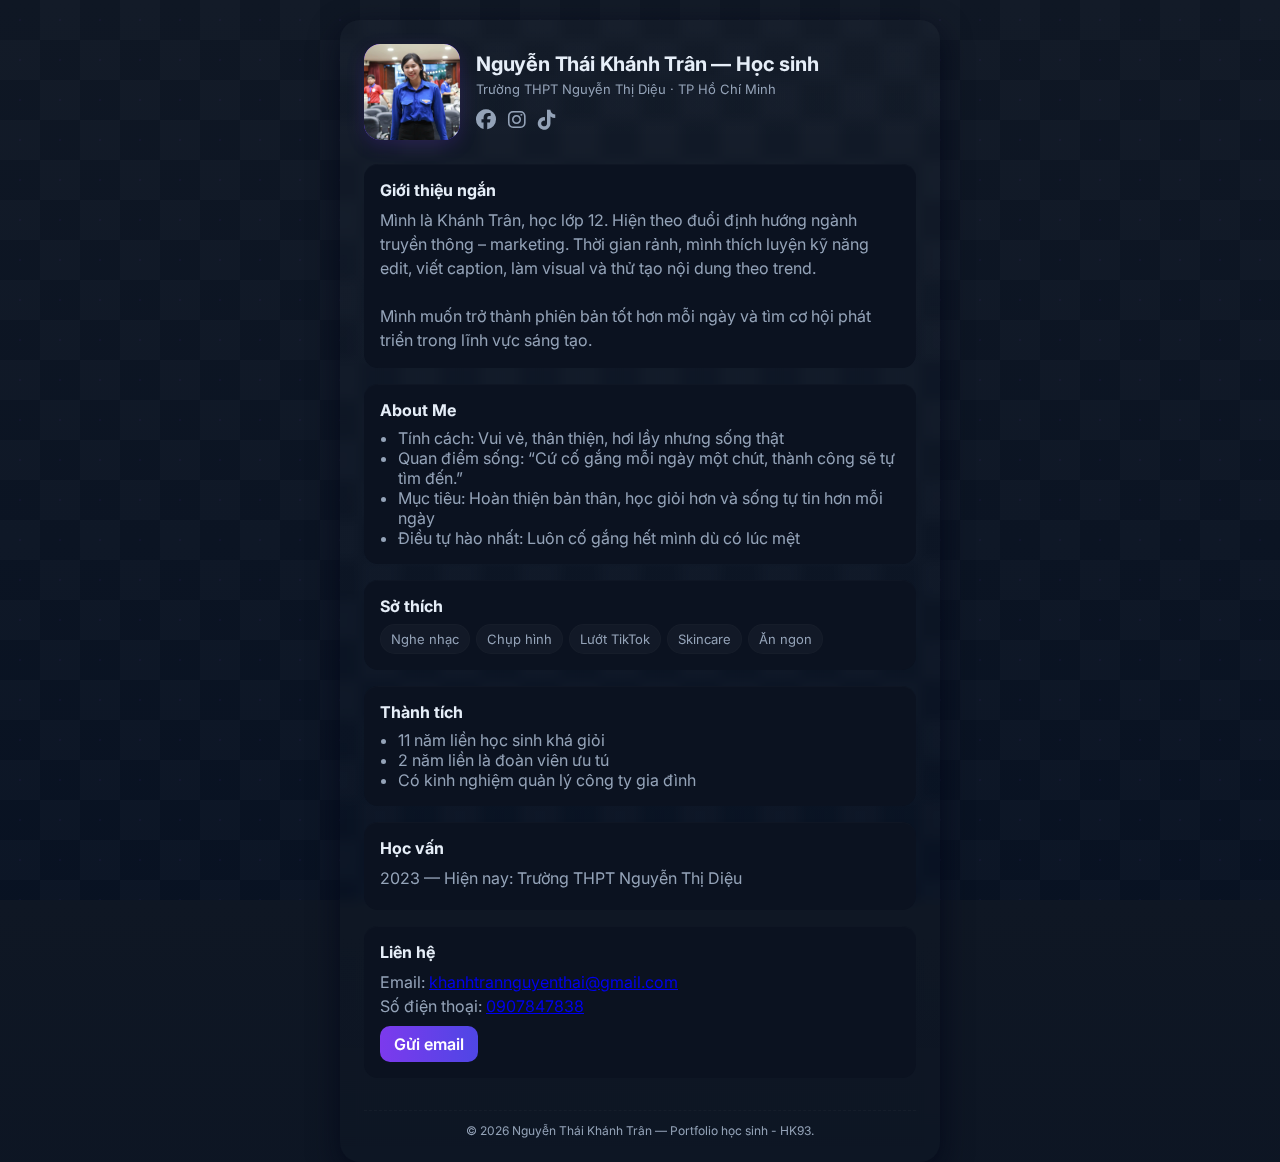
<file: index.html>
<!doctype html>
<html lang="vi">
<head>
  <meta charset="utf-8">
  <meta name="viewport" content="width=device-width, initial-scale=1">
  <title>Student Portfolio — Nguyễn Thái Khánh Trân</title>
  <meta name="description" content="Portfolio cá nhân của học sinh — dự án, kỹ năng, học vấn và liên hệ.">
  <!-- Google Font -->
  <link href="https://fonts.googleapis.com/css2?family=Inter:wght@300;400;600;700;800&display=swap" rel="stylesheet">
  <link rel="stylesheet" href="https://cdnjs.cloudflare.com/ajax/libs/font-awesome/6.5.0/css/all.min.css">
  <style>
    :root{
      --bg:#0f1724;
      --card:#0b1220;
      --muted:#94a3b8;
      --accent:#7c3aed;
      --glass: rgba(255,255,255,0.04);
      --radius:14px;
      --max-width:600px; /* tối ưu mobile */
    }
    *{box-sizing:border-box;}
    html,body{height:100%; margin:0; padding:0; font-family:Inter,system-ui,-apple-system,"Segoe UI",Roboto,"Helvetica Neue",Arial; background:linear-gradient(180deg,var(--bg),#071122 120%); color:#e6eef8;}
    body{padding:20px; display:block}

    /* background họa tiết */
    body::before {
      content:'';
      position:fixed; top:0; left:0; right:0; bottom:0;
      background-image:radial-gradient(circle, rgba(124,58,237,0.05) 1px, transparent 1px),
                        linear-gradient(45deg, rgba(255,255,255,0.02) 25%, transparent 25%, transparent 75%, rgba(255,255,255,0.02) 75%, rgba(255,255,255,0.02)),
                        linear-gradient(45deg, rgba(255,255,255,0.02) 25%, transparent 25%, transparent 75%, rgba(255,255,255,0.02) 75%, rgba(255,255,255,0.02));
      background-size:40px 40px,80px 80px,80px 80px;
      background-position:0 0,0 0,40px 40px;
      pointer-events:none; z-index:0;
    }

    .wrap{
        margin: 0 auto;
      width:100%;
      max-width:var(--max-width);
      background:linear-gradient(180deg, rgba(255,255,255,0.02), transparent);
      border-radius:20px;
      padding:24px;
      box-shadow:0 10px 30px rgba(2,6,23,0.7);
      backdrop-filter: blur(6px);
      position:relative;
      z-index:1;
    }

    header{
      display:flex;
      gap:16px;
      align-items:center;
      margin-bottom:24px;
    }
    .avatar img{
        width:100%;
        height:100%;
        object-fit:cover;
        border-radius:16px;
        display:block;
    }
    .avatar{
      width:96px; height:96px;
      border-radius:16px;
      flex:0 0 96px;
      overflow:hidden;
      background:linear-gradient(135deg,var(--accent), #4f46e5);
      display:flex; align-items:center; justify-content:center;
      font-weight:700; font-size:28px; color:white;
      box-shadow:0 6px 18px rgba(124,58,237,0.18);
    }
    .hdr-info h1{margin:0;font-size:20px;letter-spacing:-0.2px;}
    .hdr-info p{margin:4px 0 0;color:var(--muted);font-size:13px;}
    .social{margin-top:8px; display:flex; gap:12px; font-size:20px;}
    .sc{color:var(--muted); transition:0.3s;}
    .sc:hover{color:var(--accent); transform:scale(1.2);}

    .card{
      background:var(--card);
      padding:16px;
      border-radius:var(--radius);
      box-shadow:inset 0 1px 0 rgba(255,255,255,0.02);
      margin-bottom:16px;
    }
    .section h2, .side .box h2{
      margin-top:0;
      margin-bottom:8px;
      font-size:16px;
    }
    .about p, .meta{color:var(--muted); line-height:1.5; margin:0;}

    .skills{display:flex; flex-wrap:wrap; gap:6px; margin-top:8px;}
    .skill{padding:6px 10px; border-radius:999px; background:rgba(255,255,255,0.03); font-size:13px; color:var(--muted); border:1px solid rgba(255,255,255,0.02);}

    footer{margin-top:32px; padding-top:12px; border-top:1px dashed rgba(255,255,255,0.03); text-align:center; color:var(--muted); font-size:12px;}

    a.button{display:inline-block;padding:8px 14px;border-radius:10px;background:linear-gradient(90deg,var(--accent), #4f46e5);color:white;text-decoration:none;font-weight:600;}
  </style>
</head>
<body>
  <div class="wrap">
    <header>
      <div class="avatar">
        <img src="avt.jpg" alt="Ảnh đại diện">
      </div>
      <div class="hdr-info">
        <h1>Nguyễn Thái Khánh Trân — Học sinh</h1>
        <p class="meta">Trường THPT Nguyễn Thị Diệu · TP Hồ Chí Minh</p>
        <div class="social">
          <a href="https://www.facebook.com/khanhtran.nguyenthai.5" class="sc"><i class="fab fa-facebook"></i></a>
          <a href="https://www.instagram.com/_khn.trann?fbclid=IwY2xjawOPzfpleHRuA2FlbQIxMABicmlkETFLaW43bGNoWVNDc1BQc3Jlc3J0YwZhcHBfaWQQMjIyMDM5MTc4ODIwMDg5MgABHjBUgMiHy4TLO_wUKQplZaHGoVDgkJoyH7LE8r_o1zvSyvTLWs_IkOH-9Tiw_aem_zgPZjdiJaVKM3cXHlnNP5A" class="sc"><i class="fab fa-instagram"></i></a>
          <a href="#" class="sc"><i class="fab fa-tiktok"></i></a>
        </div>
      </div>
    </header>

    <div class="main">
      <!-- Left content -->
      <section class="card about section">
        <h2>Giới thiệu ngắn</h2>
        <p>Mình là Khánh Trân, học lớp 12. Hiện theo đuổi định hướng ngành truyền thông – marketing. Thời gian rảnh, mình thích luyện kỹ năng edit, viết caption, làm visual và thử tạo nội dung theo trend.<br><br>Mình muốn trở thành phiên bản tốt hơn mỗi ngày và tìm cơ hội phát triển trong lĩnh vực sáng tạo.</p>
      </section>

      <section class="card section">
        <h2>About Me</h2>
        <ul style="margin:0;padding-left:18px;color:var(--muted)">
          <li>Tính cách: Vui vẻ, thân thiện, hơi lầy nhưng sống thật</li>
          <li>Quan điểm sống: “Cứ cố gắng mỗi ngày một chút, thành công sẽ tự tìm đến.”</li>
          <li>Mục tiêu: Hoàn thiện bản thân, học giỏi hơn và sống tự tin hơn mỗi ngày</li>
          <li>Điều tự hào nhất: Luôn cố gắng hết mình dù có lúc mệt</li>
        </ul>
      </section>
    <div class="side">
        <div class="box card">
          <h2>Sở thích</h2>
          <div class="skills">
            <span class="skill">Nghe nhạc</span>
            <span class="skill">Chụp hình</span>
            <span class="skill">Lướt TikTok</span>
            <span class="skill">Skincare</span>
            <span class="skill">Ăn ngon</span>
          </div>
        </div>

      <section class="card section">
        <h2>Thành tích</h2>
        <ul style="margin:0;padding-left:18px;color:var(--muted)">
          <li>11 năm liền học sinh khá giỏi</li>
          <li>2 năm liền là đoàn viên ưu tú</li>
          <li>Có kinh nghiệm quản lý công ty gia đình</li>
        </ul>
      </section>

      <!-- Right content (xếp dưới left) -->
      <div class="side">
        <div class="box card">
          <h2>Học vấn</h2>
          <div class="meta">2023 — Hiện nay: Trường THPT Nguyễn Thị Diệu</div>
          <div style="margin-top:4px;color:var(--muted);font-size:13px"></div>
        </div>
        
        <div class="box card contact">
          <h2>Liên hệ</h2>
          <div class="meta">Email: <a href="mailto:khanhtrannguyenthai@gmail.com">khanhtrannguyenthai@gmail.com</a></div>
          <div class="meta">Số điện thoại: <a href="#">0907847838</a></div>
          <div style="margin-top:8px"><a class="button" href="mailto:khanhtrannguyenthai@gmail.com">Gửi email</a></div>
        </div>
      </div>
    </div>

    <footer>
      © <span id="year"></span> Nguyễn Thái Khánh Trân — Portfolio học sinh - HK93.
    </footer>
  </div>

  <script>
    document.getElementById('year').textContent = new Date().getFullYear();
  </script>
</body>
</html>
</file>
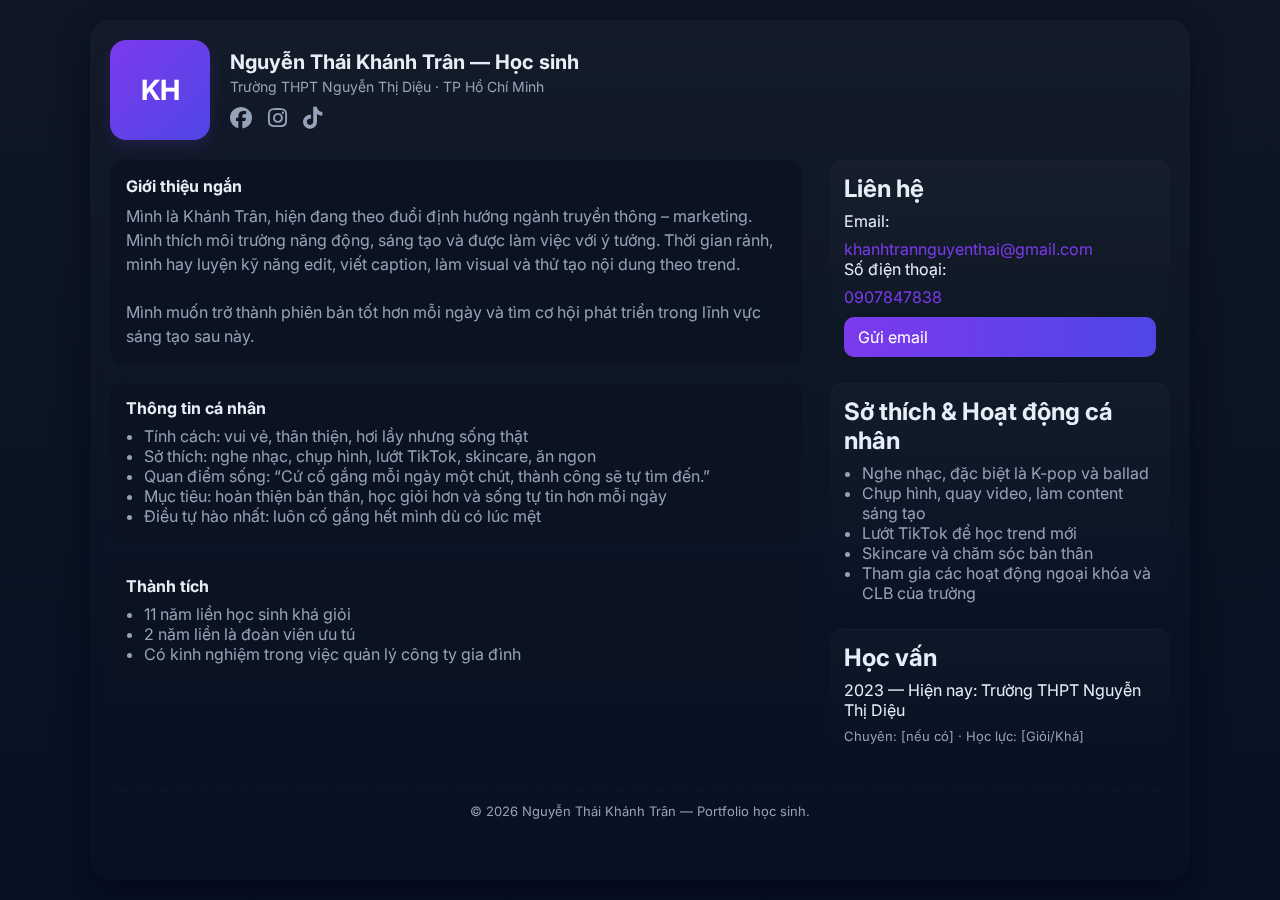
<file: test.html>
<!doctype html>
<html lang="vi">
<head>
  <meta charset="utf-8">
  <meta name="viewport" content="width=device-width, initial-scale=1">
  <title>Student Portfolio — Nguyễn Thái Khánh Trân</title>
  <meta name="description" content="Portfolio cá nhân của học sinh — kỹ năng, học vấn và liên hệ.">
  <!-- Google Font -->
  <link href="https://fonts.googleapis.com/css2?family=Inter:wght@300;400;600;700;800&display=swap" rel="stylesheet">
  <link rel="stylesheet" href="https://cdnjs.cloudflare.com/ajax/libs/font-awesome/6.5.0/css/all.min.css">
  <style>
    :root{
      --bg:#0f1724;
      --card:#0b1220;
      --muted:#94a3b8;
      --accent:#7c3aed;
      --glass: rgba(255,255,255,0.04);
      --radius:14px;
      --max-width:1100px;
    }
    *{box-sizing:border-box;}
    html,body{height:100%; margin:0; font-family:Inter, sans-serif; background: linear-gradient(180deg,var(--bg), #071122); color:#e6eef8; -webkit-font-smoothing:antialiased; -moz-osx-font-smoothing:grayscale;}
    body{padding:20px; display:flex; justify-content:center;}
    .wrap{
      width:100%;
      max-width:var(--max-width);
      background:linear-gradient(180deg, rgba(255,255,255,0.02), transparent);
      border-radius:20px;
      padding:20px;
      box-shadow:0 10px 30px rgba(2,6,23,0.7);
      backdrop-filter: blur(6px);
    }
    header{
      display:flex;
      gap:20px;
      align-items:center;
      margin-bottom:20px;
      flex-wrap:wrap;
    }
    .avatar{
      width:100px;
      height:100px;
      border-radius:16px;
      background:linear-gradient(135deg,var(--accent), #4f46e5);
      display:flex;
      align-items:center;
      justify-content:center;
      font-weight:700;
      font-size:28px;
      color:white;
      box-shadow:0 6px 18px rgba(124,58,237,0.18);
      flex-shrink:0;
    }
    .hdr-info h1{margin:0; font-size:20px; line-height:1.2;}
    .hdr-info p{margin:4px 0 0; color:var(--muted); font-size:14px;}
    .social{margin-top:10px; display:flex; gap:16px; font-size:22px;}
    .social a{color:var(--muted); transition:0.3s;}
    .social a:hover{color:var(--accent); transform:scale(1.2);}
    .main{display:grid; grid-template-columns:1fr 340px; gap:28px; align-items:start;}
    .card{background:var(--card); padding:16px; border-radius:var(--radius); box-shadow:inset 0 1px 0 rgba(255,255,255,0.02);}
    .section{margin-bottom:18px;}
    .section h2{margin:0 0 8px; font-size:16px;}
    .about p{color:var(--muted); line-height:1.5; margin:0;}
    .skills{display:flex; flex-wrap:wrap; gap:8px; margin-top:8px;}
    .skill{padding:6px 10px; border-radius:999px; background:rgba(255,255,255,0.03); font-size:13px; color:var(--muted); border:1px solid rgba(255,255,255,0.02);}
    .side .box{margin-bottom:12px; padding:14px; border-radius:12px; background:linear-gradient(180deg, rgba(255,255,255,0.02), transparent);}
    .side .box h2{margin-top:0; margin-bottom:8px;}
    .contact a{display:block; color:var(--accent); text-decoration:none; margin-top:8px;}
    footer{margin-top:20px; padding-top:12px; border-top:1px dashed rgba(255,255,255,0.03); text-align:center; font-size:13px; color:var(--muted);}
    /* Responsive */
    @media (max-width:900px){
      .main{grid-template-columns:1fr;}
      header{flex-direction:column; align-items:flex-start; gap:12px;}
      .avatar{width:80px; height:80px; font-size:24px;}
      .hdr-info h1{font-size:18px;}
      .hdr-info p{font-size:13px;}
      .side{margin-top:20px;}
      .card{padding:14px;}
      .skills{gap:6px;}
    }
  </style>
</head>
<body>
  <div class="wrap">
    <header>
      <div class="avatar">KH</div>
      <div class="hdr-info">
        <h1>Nguyễn Thái Khánh Trân — Học sinh</h1>
        <p>Trường THPT Nguyễn Thị Diệu · TP Hồ Chí Minh</p>
        <div class="social">
          <a href="#"><i class="fab fa-facebook"></i></a>
          <a href="#"><i class="fab fa-instagram"></i></a>
          <a href="#"><i class="fab fa-tiktok"></i></a>
        </div>
      </div>
    </header>

    <div class="main">
      <div class="left">
        <section class="card about section">
          <h2>Giới thiệu ngắn</h2>
          <p>Mình là Khánh Trân, hiện đang theo đuổi định hướng ngành truyền thông – marketing. Mình thích môi trường năng động, sáng tạo và được làm việc với ý tưởng. Thời gian rảnh, mình hay luyện kỹ năng edit, viết caption, làm visual và thử tạo nội dung theo trend.<br><br>Mình muốn trở thành phiên bản tốt hơn mỗi ngày và tìm cơ hội phát triển trong lĩnh vực sáng tạo sau này.</p>
        </section>

        <section class="card section">
          <h2>Thông tin cá nhân</h2>
          <ul style="margin:0;padding-left:18px;color:var(--muted)">
            <li>Tính cách: vui vẻ, thân thiện, hơi lầy nhưng sống thật</li>
            <li>Sở thích: nghe nhạc, chụp hình, lướt TikTok, skincare, ăn ngon</li>
            <li>Quan điểm sống: “Cứ cố gắng mỗi ngày một chút, thành công sẽ tự tìm đến.”</li>
            <li>Mục tiêu: hoàn thiện bản thân, học giỏi hơn và sống tự tin hơn mỗi ngày</li>
            <li>Điều tự hào nhất: luôn cố gắng hết mình dù có lúc mệt</li>
          </ul>
        </section>

        <section class="card section">
          <h2>Thành tích</h2>
          <ul style="margin:0;padding-left:18px;color:var(--muted)">
            <li>11 năm liền học sinh khá giỏi</li>
            <li>2 năm liền là đoàn viên ưu tú</li>
            <li>Có kinh nghiệm trong việc quản lý công ty gia đình</li>
          </ul>
        </section>
      </div>

      <aside class="side">
        <div class="box card contact">
          <h2>Liên hệ</h2>
          <div>Email: <a href="mailto:khanhtrannguyenthai@gmail.com">khanhtrannguyenthai@gmail.com</a></div>
          <div>Số điện thoại: <a href="#">0907847838</a></div>
          <div style="margin-top:10px;"><a class="button" href="mailto:khanhtrannguyenthai@gmail.com" style="padding:10px 14px;border-radius:10px;background:linear-gradient(90deg,var(--accent), #4f46e5);color:white;text-decoration:none;">Gửi email</a></div>
        </div>

        <div class="box card">
          <h2>Sở thích & Hoạt động cá nhân</h2>
          <ul style="margin:0;padding-left:18px;color:var(--muted)">
            <li>Nghe nhạc, đặc biệt là K-pop và ballad</li>
            <li>Chụp hình, quay video, làm content sáng tạo</li>
            <li>Lướt TikTok để học trend mới</li>
            <li>Skincare và chăm sóc bản thân</li>
            <li>Tham gia các hoạt động ngoại khóa và CLB của trường</li>
          </ul>
        </div>

        <div class="box card">
          <h2>Học vấn</h2>
          <div class="meta">2023 — Hiện nay: Trường THPT Nguyễn Thị Diệu</div>
          <div style="margin-top:8px;color:var(--muted);font-size:13px;">Chuyên: [nếu có] · Học lực: [Giỏi/Khá]</div>
        </div>
      </aside>
    </div>

    <footer>
      © <span id="year"></span> Nguyễn Thái Khánh Trân — Portfolio học sinh.
    </footer>
  </div>

  <script>
    document.getElementById('year').textContent = new Date().getFullYear();
  </script>
</body>
</html>
</file>
